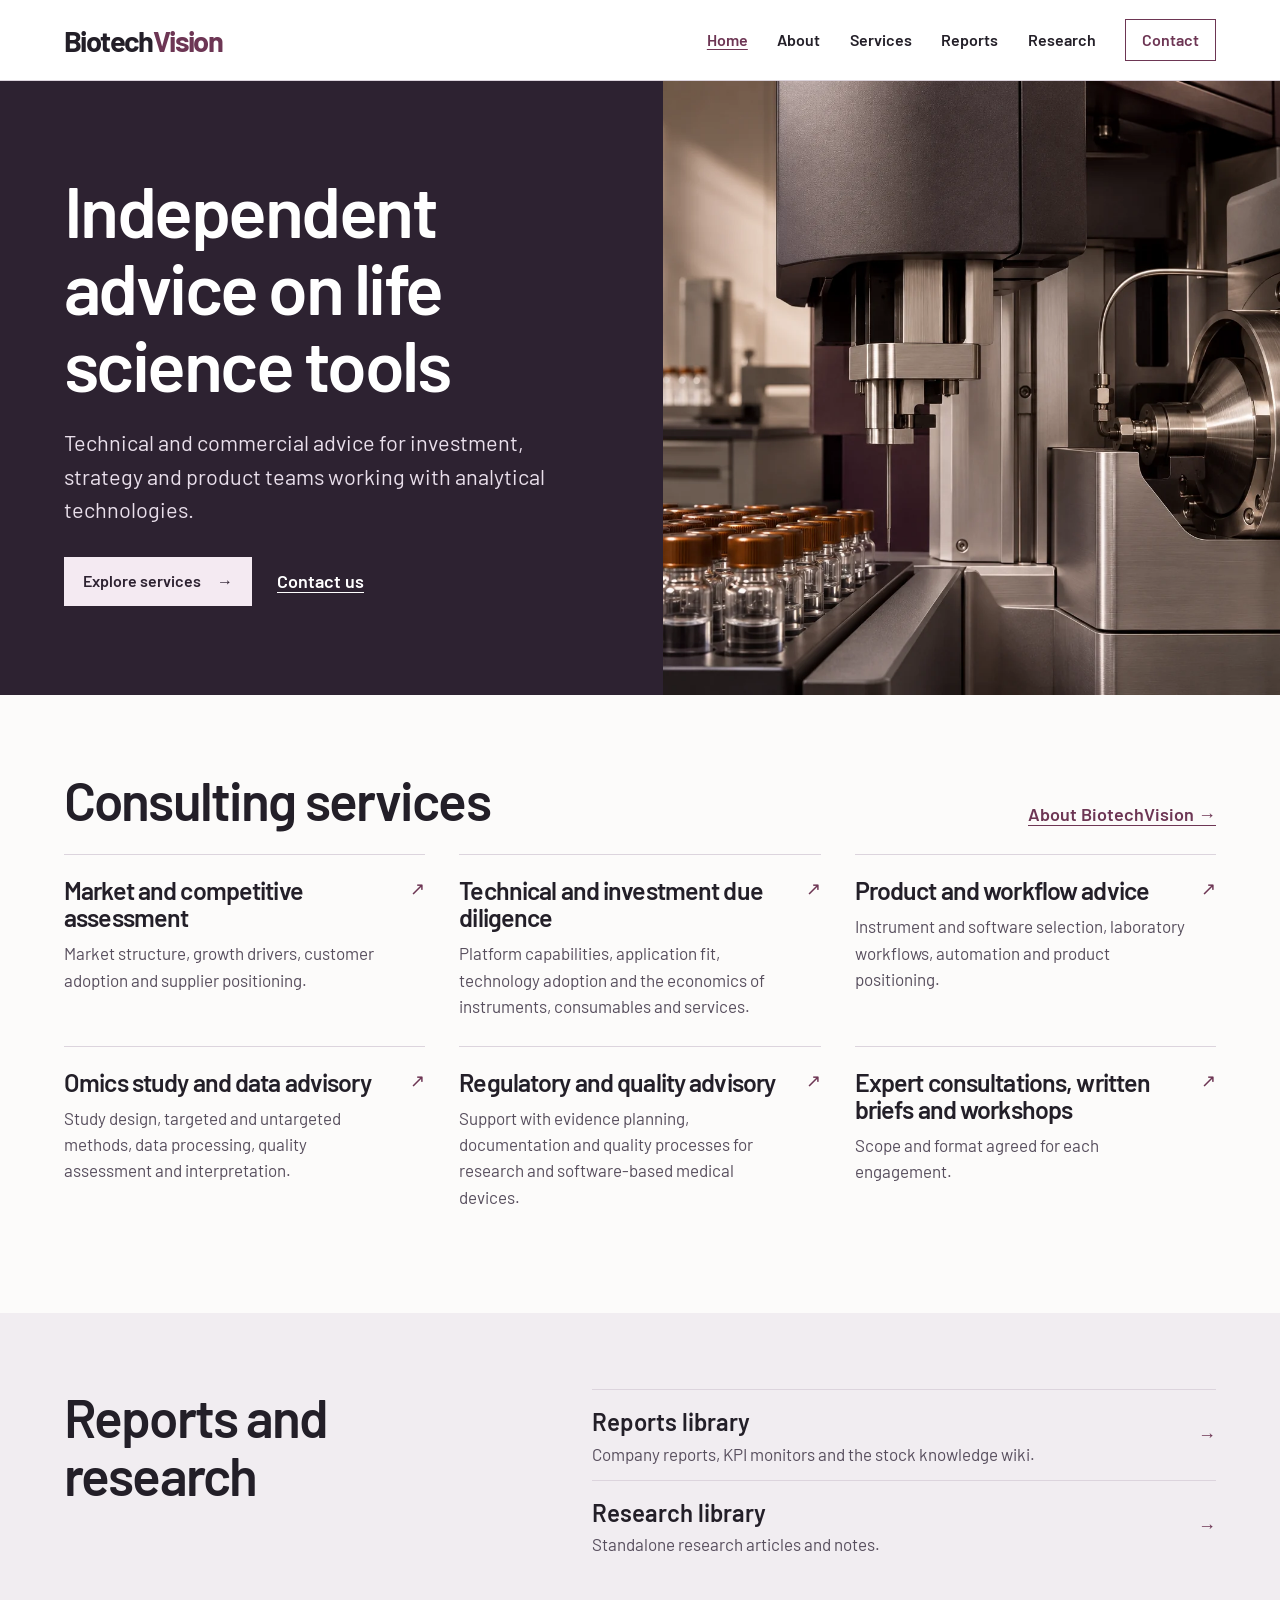
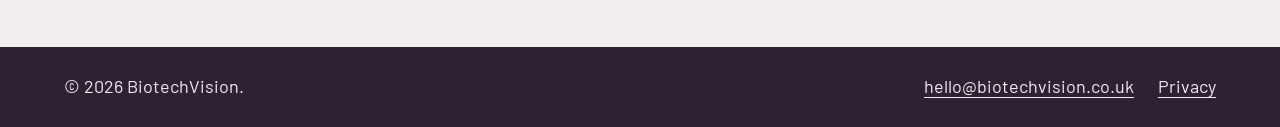
<file: index.html>
<!DOCTYPE html>
<html lang="en-GB">
<head>
  <meta charset="utf-8">
  <meta name="viewport" content="width=device-width, initial-scale=1">
  <title>BiotechVision — independent advice on life science tools and analytical technologies</title>
  <meta name="description" content="Independent technical and commercial advice on life science tools and analytical technologies.">
  <meta name="theme-color" content="#fcfbfa" media="(prefers-color-scheme: light)">
  <meta name="theme-color" content="#2d2231" media="(prefers-color-scheme: dark)">
  <meta name="color-scheme" content="light dark">
  <link rel="canonical" href="https://biotechvision.co.uk/">
  <link rel="icon" href="/assets/brand/biotechvision-icon.svg" type="image/svg+xml">
  <link rel="icon" href="/assets/brand/favicon-32.png" type="image/png" sizes="32x32">
  <link rel="icon" href="/assets/brand/favicon-16.png" type="image/png" sizes="16x16">
  <link rel="shortcut icon" href="/assets/brand/favicon.ico">
  <link rel="apple-touch-icon" href="/assets/brand/apple-touch-icon-180.png" sizes="180x180">
  <link rel="manifest" href="/assets/brand/site.webmanifest">
  <link rel="stylesheet" href="/assets/site.css">
</head>
<body>
  <a class="skip" href="#content">Skip to content</a>
  <header class="site-header">
    <div class="frame">
      <a class="wordmark" href="/">Biotech<span>Vision</span></a>
      <nav aria-label="Primary">
        <a href="/" aria-current="page">Home</a>
        <a href="/about.html">About</a>
        <a href="/services.html">Services</a>
        <a href="/reports/">Reports</a>
        <a href="/research/">Research</a>
        <a href="/contact.html" class="contact-link">Contact</a>
      </nav>
    </div>
  </header>
  <main id="content" tabindex="-1">
    <section class="hero" aria-labelledby="page-title">
      <div class="hero-copy">
        <h1 id="page-title">Independent advice on life science tools</h1>
        <p>Technical and commercial advice for investment, strategy and product teams working with analytical technologies.</p>
        <div class="actions">
          <a class="button" href="/services.html">Explore services <span aria-hidden="true">→</span></a>
          <a class="text-link" href="/contact.html">Contact us</a>
        </div>
      </div>
      <div class="hero-media">
        <img src="/assets/instrumentation.webp" alt="" fetchpriority="high" width="1536" height="1024">
      </div>
    </section>
    <section class="section frame" aria-labelledby="services-title">
      <div class="section-heading">
        <h2 id="services-title">Consulting services</h2>
        <a class="text-link" href="/about.html">About BiotechVision <span aria-hidden="true">→</span></a>
      </div>
      <div class="service-grid">
          <article class="service-tile">
            <a href="/services.html#market-and-competitive-assessment">
              <h3>Market and competitive assessment</h3>
              <p>Market structure, growth drivers, customer adoption and supplier positioning.</p>
              <span class="arrow" aria-hidden="true">↗</span>
            </a>
          </article>
          <article class="service-tile">
            <a href="/services.html#technical-and-investment-due-diligence">
              <h3>Technical and investment due diligence</h3>
              <p>Platform capabilities, application fit, technology adoption and the economics of instruments, consumables and services.</p>
              <span class="arrow" aria-hidden="true">↗</span>
            </a>
          </article>
          <article class="service-tile">
            <a href="/services.html#product-and-workflow-advice">
              <h3>Product and workflow advice</h3>
              <p>Instrument and software selection, laboratory workflows, automation and product positioning.</p>
              <span class="arrow" aria-hidden="true">↗</span>
            </a>
          </article>
          <article class="service-tile">
            <a href="/services.html#omics-study-and-data-advisory">
              <h3>Omics study and data advisory</h3>
              <p>Study design, targeted and untargeted methods, data processing, quality assessment and interpretation.</p>
              <span class="arrow" aria-hidden="true">↗</span>
            </a>
          </article>
          <article class="service-tile">
            <a href="/services.html#regulatory-and-quality-advisory">
              <h3>Regulatory and quality advisory</h3>
              <p>Support with evidence planning, documentation and quality processes for research and software-based medical devices.</p>
              <span class="arrow" aria-hidden="true">↗</span>
            </a>
          </article>
          <article class="service-tile">
            <a href="/services.html#expert-consultations-written-briefs-and-workshops">
              <h3>Expert consultations, written briefs and workshops</h3>
              <p>Scope and format agreed for each engagement.</p>
              <span class="arrow" aria-hidden="true">↗</span>
            </a>
          </article>
      </div>
    </section>
    <section class="publications section" aria-labelledby="publications-title">
      <div class="frame">
        <h2 id="publications-title">Reports and research</h2>
        <div class="publication-links">
          <a href="/reports/">
            <div><strong>Reports library</strong><p>Company reports, KPI monitors and the stock knowledge wiki.</p></div>
            <span class="arrow" aria-hidden="true">→</span>
          </a>
          <a href="/research/">
            <div><strong>Research library</strong><p>Standalone research articles and notes.</p></div>
            <span class="arrow" aria-hidden="true">→</span>
          </a>
        </div>
      </div>
    </section>
  </main>
  <footer class="site-footer">
    <div class="frame">
      <p>© 2026 BiotechVision.</p>
      <div class="footer-links">
        <a href="mailto:hello@biotechvision.co.uk">hello@biotechvision.co.uk</a>
        <a href="/privacy.html">Privacy</a>
      </div>
    </div>
  </footer>
</body>
</html>
</file>
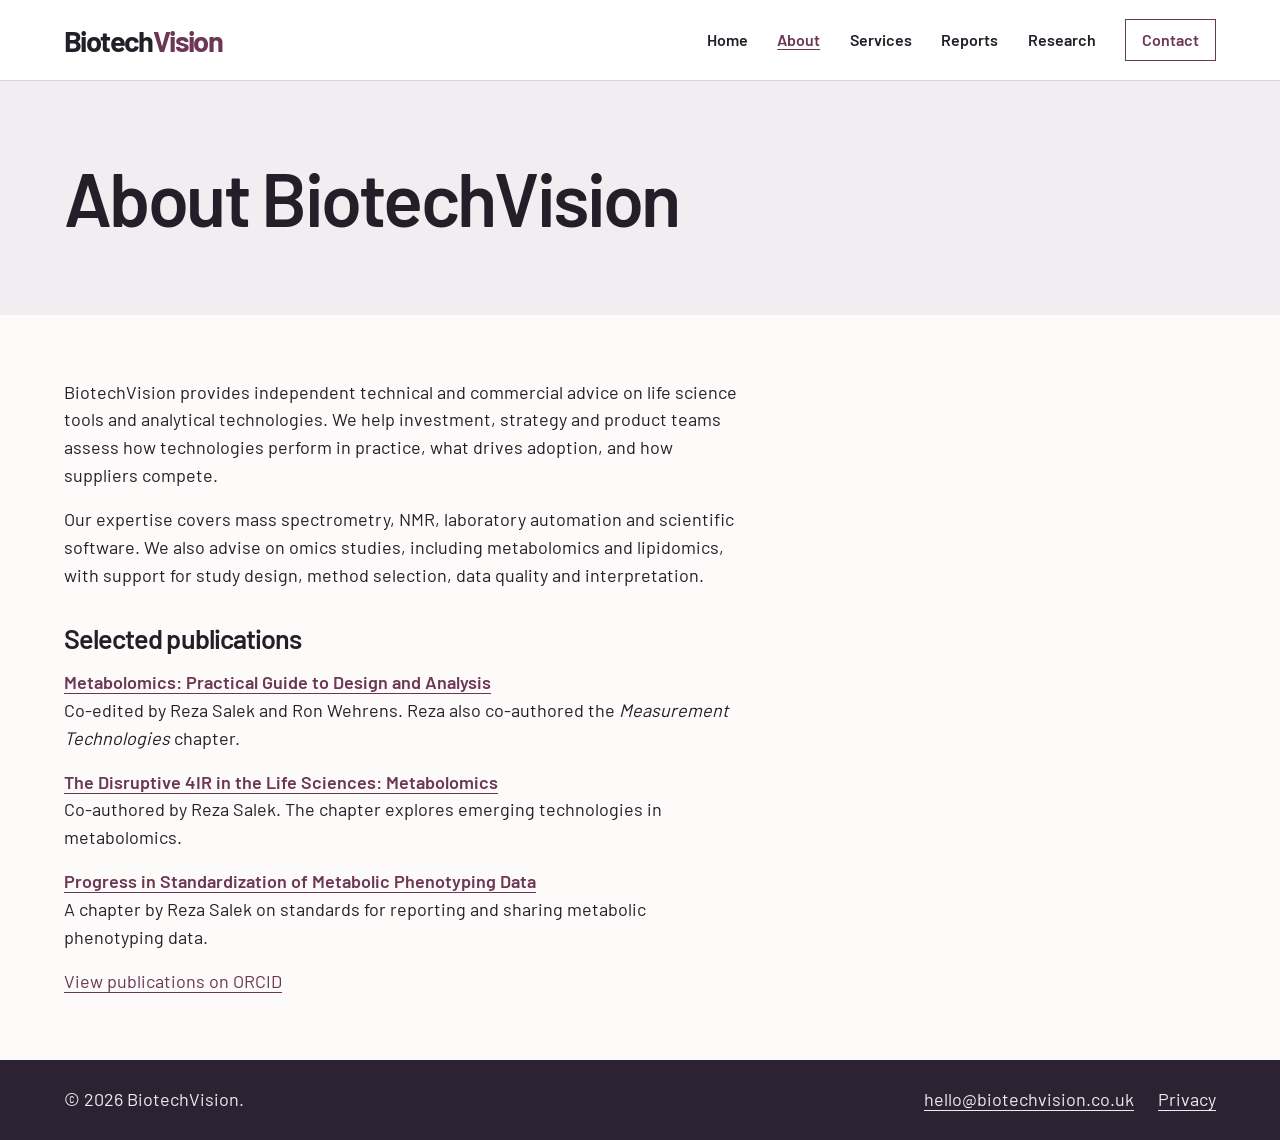
<file: about.html>
<!DOCTYPE html>
<html lang="en-GB">
<head>
  <meta charset="utf-8">
  <meta name="viewport" content="width=device-width, initial-scale=1">
  <title>About — BiotechVision</title>
  <meta name="description" content="Independent technical and commercial advice on life science tools and analytical technologies.">
  <meta name="theme-color" content="#fcfbfa" media="(prefers-color-scheme: light)">
  <meta name="theme-color" content="#2d2231" media="(prefers-color-scheme: dark)">
  <meta name="color-scheme" content="light dark">
  <link rel="canonical" href="https://biotechvision.co.uk/about.html">
  <link rel="icon" href="/assets/brand/biotechvision-icon.svg" type="image/svg+xml">
  <link rel="icon" href="/assets/brand/favicon-32.png" type="image/png" sizes="32x32">
  <link rel="icon" href="/assets/brand/favicon-16.png" type="image/png" sizes="16x16">
  <link rel="shortcut icon" href="/assets/brand/favicon.ico">
  <link rel="apple-touch-icon" href="/assets/brand/apple-touch-icon-180.png" sizes="180x180">
  <link rel="manifest" href="/assets/brand/site.webmanifest">
  <link rel="stylesheet" href="/assets/site.css">
</head>
<body>
  <a class="skip" href="#content">Skip to content</a>
  <header class="site-header">
    <div class="frame">
      <a class="wordmark" href="/">Biotech<span>Vision</span></a>
      <nav aria-label="Primary">
        <a href="/">Home</a>
        <a href="/about.html" aria-current="page">About</a>
        <a href="/services.html">Services</a>
        <a href="/reports/">Reports</a>
        <a href="/research/">Research</a>
        <a href="/contact.html" class="contact-link">Contact</a>
      </nav>
    </div>
  </header>
  <main id="content" tabindex="-1">
    <header class="interior-heading"><div class="frame"><h1>About BiotechVision</h1></div></header>
    <div class="frame interior-content">
      <div class="prose"><p>BiotechVision provides independent technical and commercial advice on life science tools and analytical technologies. We help investment, strategy and product teams assess how technologies perform in practice, what drives adoption, and how suppliers compete.</p>
          <p>Our expertise covers mass spectrometry, NMR, laboratory automation and scientific software. We also advise on omics studies, including metabolomics and lipidomics, with support for study design, method selection, data quality and interpretation.</p>
        <section id="selected-publication" aria-labelledby="publication-heading">
          <h2 id="publication-heading">Selected publications</h2>
          <p><a class="text-link" href="/Metabolomics--Practical--Guide/">Metabolomics: Practical Guide to Design and Analysis</a><br>
            Co-edited by Reza Salek and Ron Wehrens. Reza also co-authored the <em>Measurement Technologies</em> chapter.</p>
          <p><a class="text-link" href="https://link.springer.com/chapter/10.1007/978-3-030-48230-5_10">The Disruptive 4IR in the Life Sciences: Metabolomics</a><br>
            Co-authored by Reza Salek. The chapter explores emerging technologies in metabolomics.</p>
          <p><a class="text-link" href="https://doi.org/10.1016/B978-0-12-812293-8.00012-8">Progress in Standardization of Metabolic Phenotyping Data</a><br>
            A chapter by Reza Salek on standards for reporting and sharing metabolic phenotyping data.</p>
          <p><a href="https://orcid.org/0000-0001-8604-1732">View publications on ORCID</a></p>
        </section>
      </div>
    </div>
  </main>
  <footer class="site-footer">
    <div class="frame">
      <p>© 2026 BiotechVision.</p>
      <div class="footer-links">
        <a href="mailto:hello@biotechvision.co.uk">hello@biotechvision.co.uk</a>
        <a href="/privacy.html">Privacy</a>
      </div>
    </div>
  </footer>
</body>
</html>
</file>
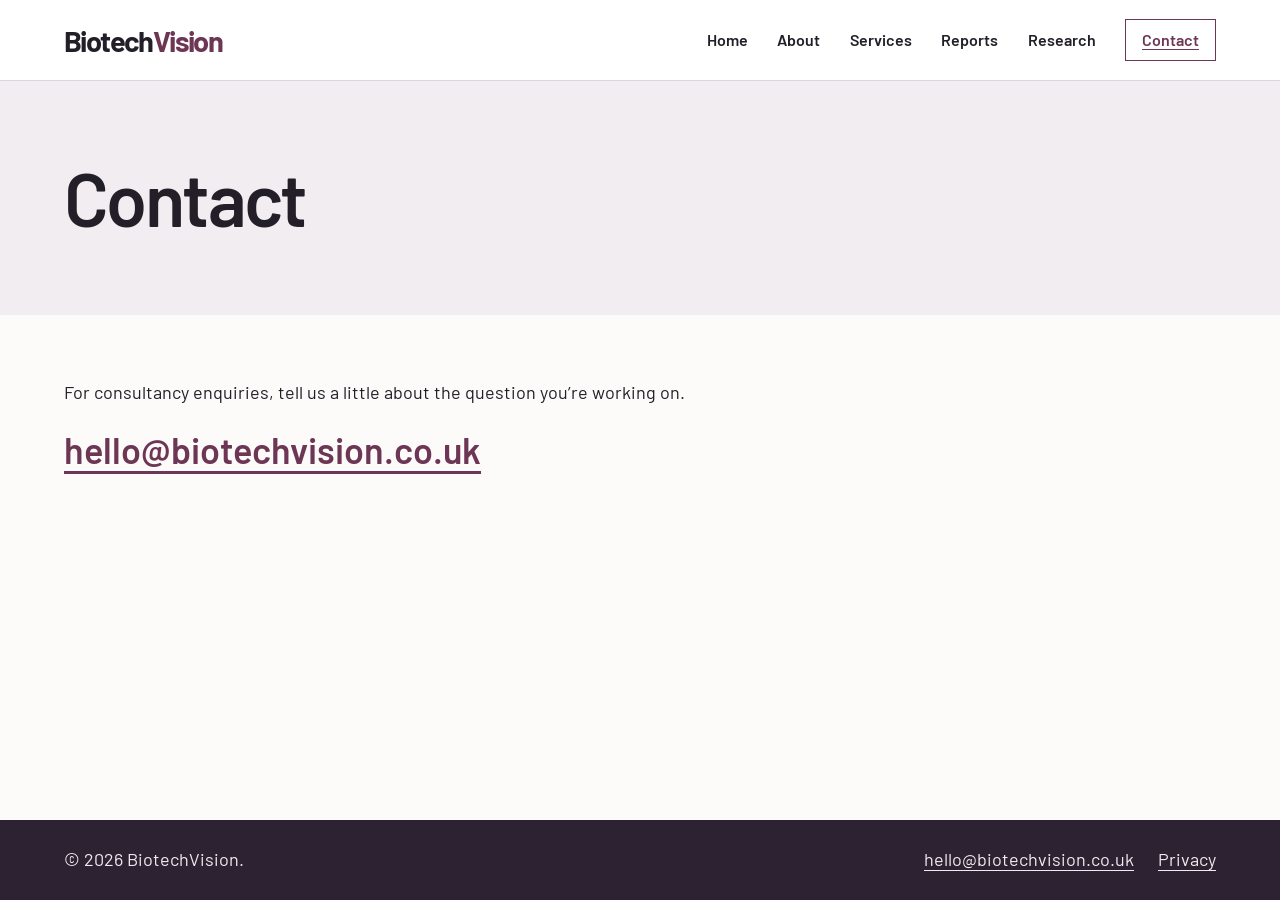
<file: contact.html>
<!DOCTYPE html>
<html lang="en-GB">
<head>
  <meta charset="utf-8">
  <meta name="viewport" content="width=device-width, initial-scale=1">
  <title>Contact — BiotechVision</title>
  <meta name="description" content="Contact BiotechVision at hello@biotechvision.co.uk.">
  <meta name="theme-color" content="#fcfbfa" media="(prefers-color-scheme: light)">
  <meta name="theme-color" content="#2d2231" media="(prefers-color-scheme: dark)">
  <meta name="color-scheme" content="light dark">
  <link rel="canonical" href="https://biotechvision.co.uk/contact.html">
  <link rel="icon" href="/assets/brand/biotechvision-icon.svg" type="image/svg+xml">
  <link rel="icon" href="/assets/brand/favicon-32.png" type="image/png" sizes="32x32">
  <link rel="icon" href="/assets/brand/favicon-16.png" type="image/png" sizes="16x16">
  <link rel="shortcut icon" href="/assets/brand/favicon.ico">
  <link rel="apple-touch-icon" href="/assets/brand/apple-touch-icon-180.png" sizes="180x180">
  <link rel="manifest" href="/assets/brand/site.webmanifest">
  <link rel="stylesheet" href="/assets/site.css">
</head>
<body>
  <a class="skip" href="#content">Skip to content</a>
  <header class="site-header">
    <div class="frame">
      <a class="wordmark" href="/">Biotech<span>Vision</span></a>
      <nav aria-label="Primary">
        <a href="/">Home</a>
        <a href="/about.html">About</a>
        <a href="/services.html">Services</a>
        <a href="/reports/">Reports</a>
        <a href="/research/">Research</a>
        <a href="/contact.html" aria-current="page" class="contact-link">Contact</a>
      </nav>
    </div>
  </header>
  <main id="content" tabindex="-1">
    <header class="interior-heading"><div class="frame"><h1>Contact</h1></div></header>
    <div class="frame interior-content">
      <div class="prose">
        <p>For consultancy enquiries, tell us a little about the question you’re working on.</p>
        <p><a class="email-link" href="mailto:hello@biotechvision.co.uk">hello@biotechvision.co.uk</a></p>
      </div>
    </div>
  </main>
  <footer class="site-footer">
    <div class="frame">
      <p>© 2026 BiotechVision.</p>
      <div class="footer-links">
        <a href="mailto:hello@biotechvision.co.uk">hello@biotechvision.co.uk</a>
        <a href="/privacy.html">Privacy</a>
      </div>
    </div>
  </footer>
</body>
</html>
</file>
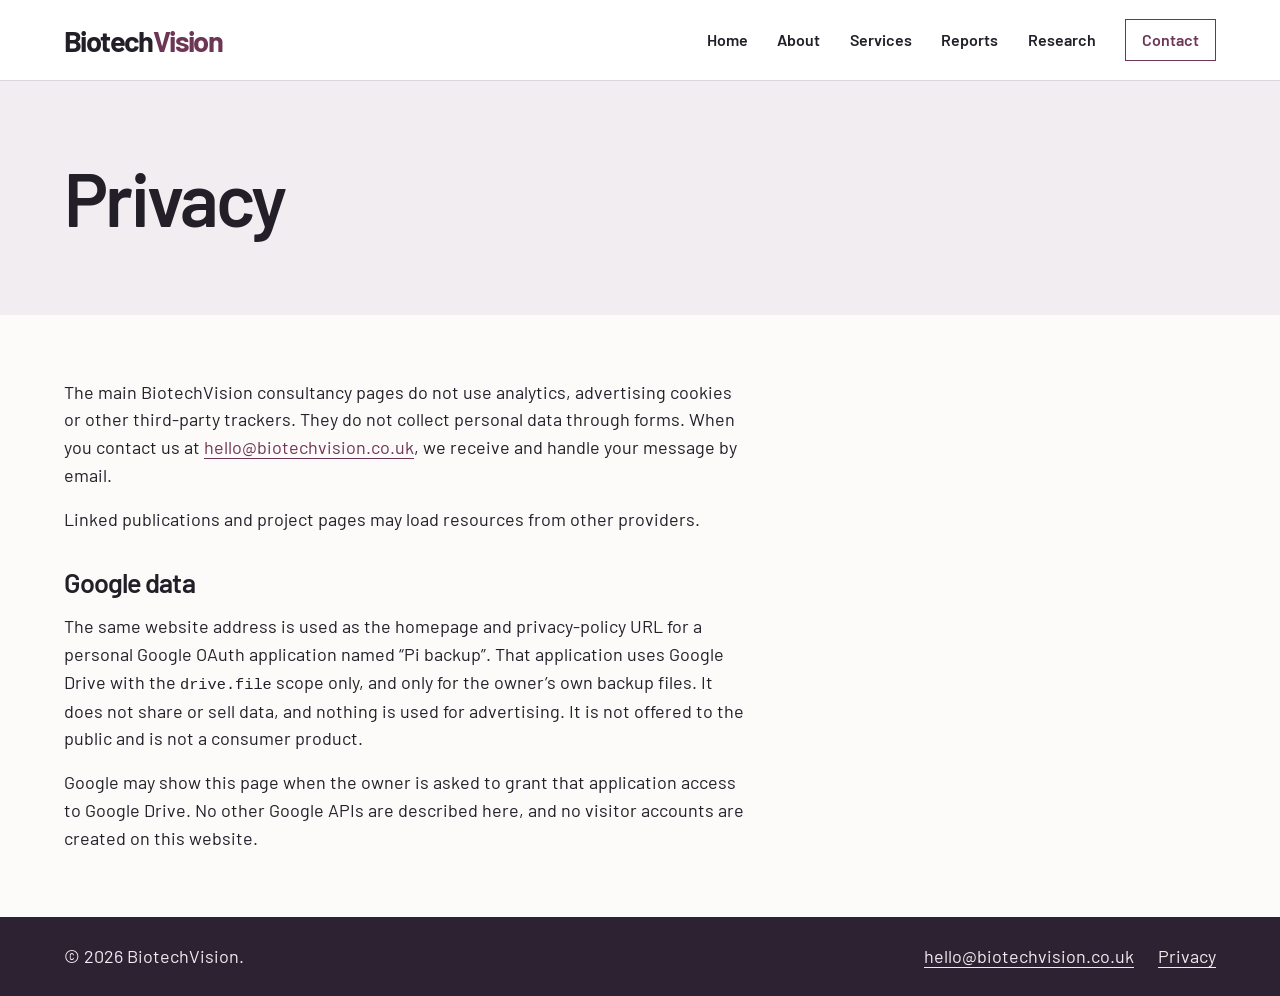
<file: privacy.html>
<!DOCTYPE html>
<html lang="en-GB">
<head>
  <meta charset="utf-8">
  <meta name="viewport" content="width=device-width, initial-scale=1">
  <title>Privacy — BiotechVision</title>
  <meta name="description" content="Privacy notice for the BiotechVision website and for the Google OAuth application Pi backup.">
  <meta name="theme-color" content="#fcfbfa" media="(prefers-color-scheme: light)">
  <meta name="theme-color" content="#2d2231" media="(prefers-color-scheme: dark)">
  <meta name="color-scheme" content="light dark">
  <link rel="canonical" href="https://biotechvision.co.uk/privacy.html">
  <link rel="icon" href="/assets/brand/biotechvision-icon.svg" type="image/svg+xml">
  <link rel="icon" href="/assets/brand/favicon-32.png" type="image/png" sizes="32x32">
  <link rel="icon" href="/assets/brand/favicon-16.png" type="image/png" sizes="16x16">
  <link rel="shortcut icon" href="/assets/brand/favicon.ico">
  <link rel="apple-touch-icon" href="/assets/brand/apple-touch-icon-180.png" sizes="180x180">
  <link rel="manifest" href="/assets/brand/site.webmanifest">
  <link rel="stylesheet" href="/assets/site.css">
</head>
<body>
  <a class="skip" href="#content">Skip to content</a>
  <header class="site-header">
    <div class="frame">
      <a class="wordmark" href="/">Biotech<span>Vision</span></a>
      <nav aria-label="Primary">
        <a href="/">Home</a>
        <a href="/about.html">About</a>
        <a href="/services.html">Services</a>
        <a href="/reports/">Reports</a>
        <a href="/research/">Research</a>
        <a href="/contact.html" class="contact-link">Contact</a>
      </nav>
    </div>
  </header>
  <main id="content" tabindex="-1">
    <header class="interior-heading"><div class="frame"><h1>Privacy</h1></div></header>
    <div class="frame interior-content">
      <div class="prose"><p>The main BiotechVision consultancy pages do not use analytics, advertising cookies or other third-party trackers. They do not collect personal data through forms. When you contact us at <a href="mailto:hello@biotechvision.co.uk">hello@biotechvision.co.uk</a>, we receive and handle your message by email.</p>
          <p>Linked publications and project pages may load resources from other providers.</p>
          <h2>Google data</h2>
          <p>The same website address is used as the homepage and privacy-policy URL for a personal Google OAuth application named “Pi backup”. That application uses Google Drive with the <code>drive.file</code> scope only, and only for the owner’s own backup files. It does not share or sell data, and nothing is used for advertising. It is not offered to the public and is not a consumer product.</p>
          <p>Google may show this page when the owner is asked to grant that application access to Google Drive. No other Google APIs are described here, and no visitor accounts are created on this website.</p></div>
    </div>
  </main>
  <footer class="site-footer">
    <div class="frame">
      <p>© 2026 BiotechVision.</p>
      <div class="footer-links">
        <a href="mailto:hello@biotechvision.co.uk">hello@biotechvision.co.uk</a>
        <a href="/privacy.html">Privacy</a>
      </div>
    </div>
  </footer>
</body>
</html>
</file>
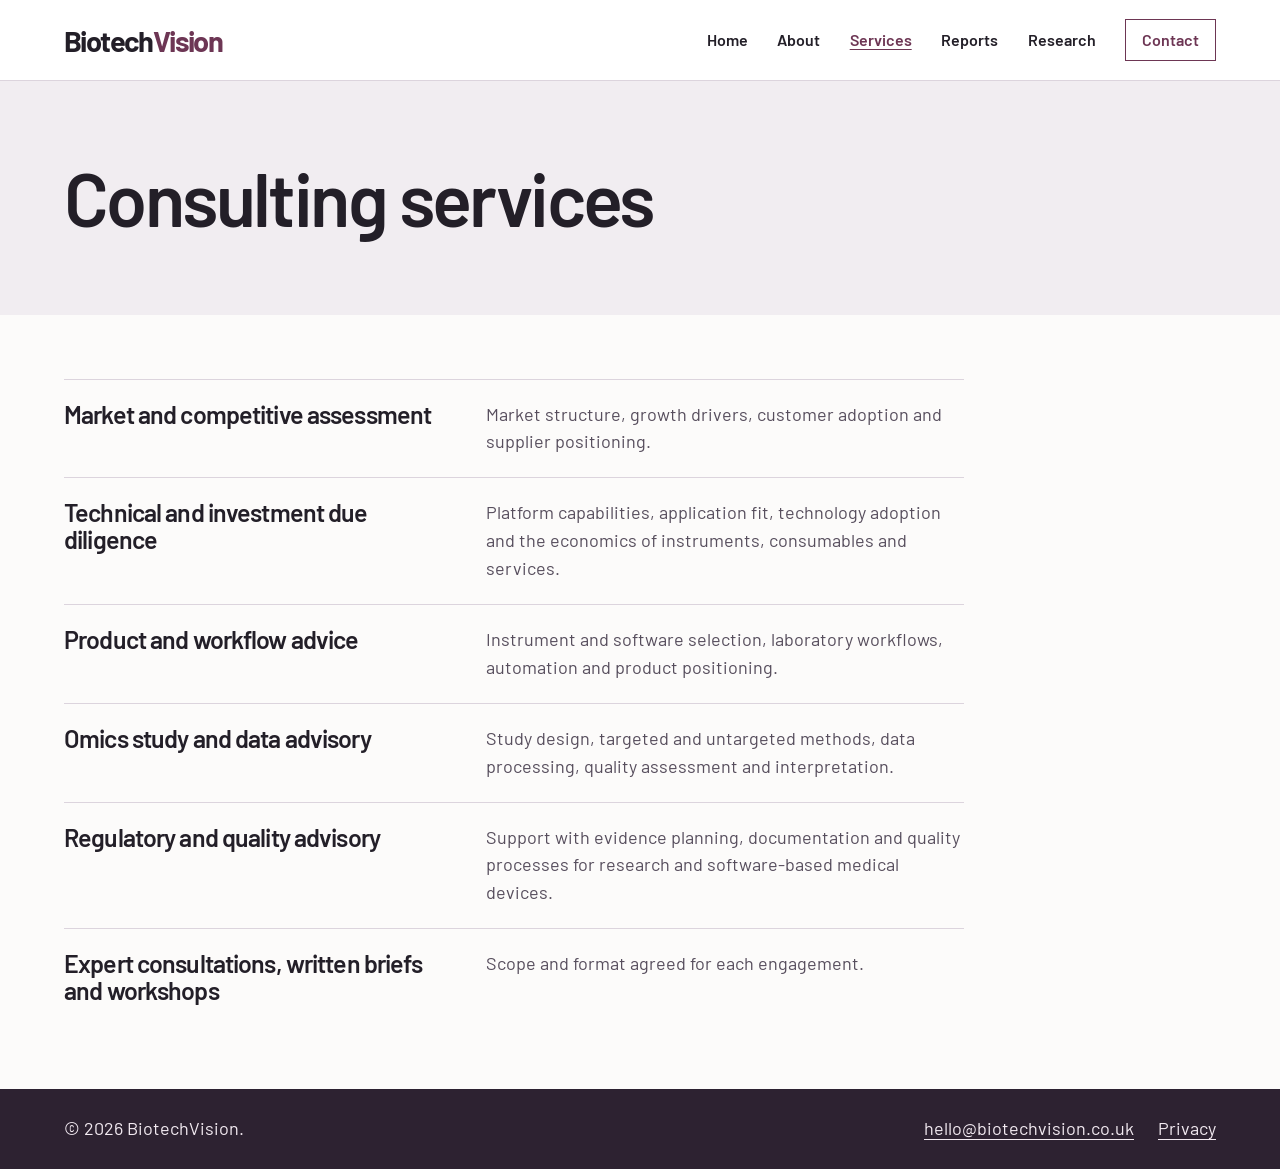
<file: services.html>
<!DOCTYPE html>
<html lang="en-GB">
<head>
  <meta charset="utf-8">
  <meta name="viewport" content="width=device-width, initial-scale=1">
  <title>Services — BiotechVision</title>
  <meta name="description" content="Market assessment, due diligence, product and workflow advice, omics study advisory, and regulatory and quality support.">
  <meta name="theme-color" content="#fcfbfa" media="(prefers-color-scheme: light)">
  <meta name="theme-color" content="#2d2231" media="(prefers-color-scheme: dark)">
  <meta name="color-scheme" content="light dark">
  <link rel="canonical" href="https://biotechvision.co.uk/services.html">
  <link rel="icon" href="/assets/brand/biotechvision-icon.svg" type="image/svg+xml">
  <link rel="icon" href="/assets/brand/favicon-32.png" type="image/png" sizes="32x32">
  <link rel="icon" href="/assets/brand/favicon-16.png" type="image/png" sizes="16x16">
  <link rel="shortcut icon" href="/assets/brand/favicon.ico">
  <link rel="apple-touch-icon" href="/assets/brand/apple-touch-icon-180.png" sizes="180x180">
  <link rel="manifest" href="/assets/brand/site.webmanifest">
  <link rel="stylesheet" href="/assets/site.css">
</head>
<body>
  <a class="skip" href="#content">Skip to content</a>
  <header class="site-header">
    <div class="frame">
      <a class="wordmark" href="/">Biotech<span>Vision</span></a>
      <nav aria-label="Primary">
        <a href="/">Home</a>
        <a href="/about.html">About</a>
        <a href="/services.html" aria-current="page">Services</a>
        <a href="/reports/">Reports</a>
        <a href="/research/">Research</a>
        <a href="/contact.html" class="contact-link">Contact</a>
      </nav>
    </div>
  </header>
  <main id="content" tabindex="-1">
    <header class="interior-heading"><div class="frame"><h1>Consulting services</h1></div></header>
    <div class="frame interior-content">
      <div class="service-detail">
        <article id="market-and-competitive-assessment">
          <h2>Market and competitive assessment</h2>
          <p>Market structure, growth drivers, customer adoption and supplier positioning.</p>
        </article>
        <article id="technical-and-investment-due-diligence">
          <h2>Technical and investment due diligence</h2>
          <p>Platform capabilities, application fit, technology adoption and the economics of instruments, consumables and services.</p>
        </article>
        <article id="product-and-workflow-advice">
          <h2>Product and workflow advice</h2>
          <p>Instrument and software selection, laboratory workflows, automation and product positioning.</p>
        </article>
        <article id="omics-study-and-data-advisory">
          <h2>Omics study and data advisory</h2>
          <p>Study design, targeted and untargeted methods, data processing, quality assessment and interpretation.</p>
        </article>
        <article id="regulatory-and-quality-advisory">
          <h2>Regulatory and quality advisory</h2>
          <p>Support with evidence planning, documentation and quality processes for research and software-based medical devices.</p>
        </article>
        <article id="expert-consultations-written-briefs-and-workshops">
          <h2>Expert consultations, written briefs and workshops</h2>
          <p>Scope and format agreed for each engagement.</p>
        </article>
      </div>
    </div>
  </main>
  <footer class="site-footer">
    <div class="frame">
      <p>© 2026 BiotechVision.</p>
      <div class="footer-links">
        <a href="mailto:hello@biotechvision.co.uk">hello@biotechvision.co.uk</a>
        <a href="/privacy.html">Privacy</a>
      </div>
    </div>
  </footer>
</body>
</html>
</file>
<file: assets/site.css>
@font-face {
  font-family: Barlow;
  src: url("fonts/barlow-regular.woff2") format("woff2");
  font-weight: 400;
  font-display: swap;
}
@font-face {
  font-family: Barlow;
  src: url("fonts/barlow-semibold.woff2") format("woff2");
  font-weight: 600;
  font-display: swap;
}
@font-face {
  font-family: Barlow;
  src: url("fonts/barlow-bold.woff2") format("woff2");
  font-weight: 700;
  font-display: swap;
}

:root {
  color-scheme: light;
  --ink: #231f28;
  --muted: #574e5d;
  --paper: #fcfbfa;
  --soft: #f1edf1;
  --line: #dcd4dd;
  --accent: #6d3654;
  --deep: #2d2231;
  --page: 1240px;
  --gutter: clamp(20px, 5vw, 72px);
  font-family: Barlow, "Avenir Next", sans-serif;
}
* { box-sizing: border-box; }
body {
  margin: 0;
  background: var(--paper);
  color: var(--ink);
  font-size: 18px;
  line-height: 1.55;
  min-height: 100vh;
  display: flex;
  flex-direction: column;
}
main { flex: 1; }
a { color: var(--accent); text-underline-offset: .2em; }
a:hover { text-decoration-thickness: 2px; }
:focus-visible { outline: 2px solid #ae6287; outline-offset: 5px; }
.skip {
  position: fixed;
  z-index: 2;
  inset: 12px auto auto 12px;
  padding: .5rem 1rem;
  background: white;
  transform: translateY(-200%);
}
.skip:focus { transform: translateY(0); }
.frame { width: min(var(--page), 100% - var(--gutter) * 2); margin-inline: auto; }
.site-header { border-bottom: 1px solid var(--line); background: #fff; }
.site-header .frame {
  min-height: 80px;
  display: flex;
  justify-content: space-between;
  align-items: center;
  gap: 20px;
}
.wordmark { color: var(--ink); font-size: 29px; font-weight: 700; letter-spacing: -.055em; text-decoration: none; line-height: 1; }
.wordmark span { color: var(--accent); }
.site-header nav { display: flex; flex-wrap: wrap; align-items: center; gap: 7px clamp(12px, 2.3vw, 32px); }
.site-header nav a {
  color: var(--ink);
  font-weight: 600;
  font-size: 16px;
  text-decoration: none;
  padding-block: 8px;
}
.site-header nav a:is(:hover, [aria-current]) { color: var(--accent); text-decoration: underline; }
.site-header nav .contact-link { border: 1px solid var(--accent); padding-inline: 16px; color: var(--accent); }

h1, h2, h3 { line-height: 1.08; letter-spacing: -.035em; margin: 0; }
h1 { font-size: clamp(44px, 6vw, 88px); font-weight: 600; }
h2 { font-size: clamp(31px, 4.3vw, 53px); font-weight: 600; }
h3 { font-size: 25px; font-weight: 600; }
p { margin: 0; }
.hero {
  background: var(--deep);
  color: white;
  display: grid;
  grid-template-columns: 1fr minmax(0, .93fr);
}
.hero-copy {
  padding: clamp(48px, 7vw, 104px) clamp(24px, 5vw, 76px) clamp(48px, 7vw, 104px)
    max(var(--gutter), calc((100vw - var(--page)) / 2));
  align-self: center;
}
.hero h1 { font-size: clamp(46px, 5.6vw, 84px); max-width: 13ch; }
.hero p { margin-top: 23px; color: #e9dfeb; max-width: 41ch; font-size: clamp(19px, 1.7vw, 24px); }
.hero-media { min-width: 0; min-height: 100%; position: relative; }
.hero-media img { width: 100%; height: 100%; object-fit: cover; object-position: 57% 50%; position: absolute; inset: 0; display: block; }
.actions { display: flex; flex-wrap: wrap; align-items: center; gap: 18px 25px; margin-top: 30px; }
.button {
  display: inline-flex;
  align-items: center;
  gap: 16px;
  background: var(--accent);
  color: #fff;
  padding: 12px 19px;
  font-size: 16px;
  font-weight: 600;
  text-decoration: none;
}
.button:hover { background: var(--deep); }
.hero .button { color: var(--deep); background: #f4eaf2; }
.hero .button:hover { background: white; }
.hero .text-link { color: white; }

.section { padding-block: clamp(48px, 6vw, 86px); }
.section-heading { display: flex; justify-content: space-between; align-items: baseline; gap: 14px 24px; flex-wrap: wrap; margin-bottom: 25px; }
.text-link { font-weight: 600; }
.service-grid { display: grid; grid-template-columns: repeat(3, minmax(0, 1fr)); gap: 0 34px; }
.service-tile { border-top: 1px solid var(--line); }
.service-tile a { position: relative; min-height: 100%; display: block; padding: 22px 28px 26px 0; text-decoration: none; color: var(--ink); }
.service-tile a:hover h3 { text-decoration: underline; text-decoration-thickness: 1px; text-underline-offset: .15em; }
.service-tile .arrow { position: absolute; top: 20px; right: 0; color: var(--accent); }
.service-tile p { margin-top: 9px; color: var(--muted); font-size: 17px; }
.publications { background: var(--soft); }
.publications .frame { display: grid; grid-template-columns: 1fr 1.35fr; gap: 28px 65px; }
.publications h2 { max-width: 13ch; }
.publication-links { display: grid; }
.publication-links a { display: grid; grid-template-columns: 1fr auto; padding: 13px 0; border-block-start: 1px solid var(--line); text-decoration: none; color: var(--ink); }
.publication-links a:hover strong { text-decoration: underline; text-underline-offset: .2em; }
.publication-links strong { font-size: 24px; font-weight: 600; }
.publication-links p { color: var(--muted); font-size: 17px; }
.publication-links .arrow { grid-column: 2; grid-row: 1; color: var(--accent); align-self: center; }

.interior-heading { background: var(--soft); padding-block: clamp(38px, 6vw, 78px); }
.interior-heading h1 { font-size: clamp(44px, 6vw, 74px); }
.interior-content { padding-block: clamp(28px, 5vw, 65px); }
.prose { max-width: 68ch; }
.prose p + p, .prose h2 + p { margin-top: 16px; }
.prose h2 { margin-top: 34px; font-size: 27px; }
.prose code { font-size: .85em; }
.service-detail { max-width: 900px; }
.service-detail article { display: grid; grid-template-columns: minmax(0, 1fr) minmax(0, 1.25fr); gap: 8px 40px; padding-block: 21px; border-top: 1px solid var(--line); scroll-margin-top: 20px; }
.service-detail article:target h2 { color: var(--accent); }
.service-detail h2 { font-size: 25px; }
.service-detail p { color: var(--muted); }
.email-link { font-size: clamp(22px, 4vw, 36px); font-weight: 600; overflow-wrap: anywhere; }
.site-footer { background: var(--deep); color: #f2eaf1; }
.site-footer .frame { display: flex; justify-content: space-between; flex-wrap: wrap; padding-block: 26px; gap: 10px 24px; }
.site-footer a { color: inherit; }
.footer-links { display: flex; flex-wrap: wrap; gap: 8px 24px; }

@media (max-width: 850px) {
  .service-grid { grid-template-columns: repeat(2, minmax(0, 1fr)); }
}
@media (max-width: 650px) {
  .site-header .frame { align-items: flex-start; flex-direction: column; gap: 7px; padding-block: 15px 8px; }
  .site-header nav { column-gap: 11px; }
  .site-header nav a { font-size: 14px; }
  .site-header nav .contact-link { padding-inline: 0; border: 0; }
  .hero { grid-template-columns: 1fr; }
  .hero-copy { padding: 40px var(--gutter) 34px; }
  .hero-media { min-height: 0; aspect-ratio: 1.85; }
  .publications .frame, .service-detail article { grid-template-columns: 1fr; }
}
@media (max-width: 460px) {
  .service-grid { grid-template-columns: 1fr; }
  .service-tile a { padding-block: 17px 20px; }
}

@media (prefers-color-scheme: dark) {
  :root {
    color-scheme: dark;
    --ink: #f5eef5;
    --muted: #ded1df;
    --paper: #201b24;
    --soft: #312637;
    --line: #56475a;
    --accent: #eab8d3;
  }
  .site-header, .skip { background: #2a222e; }
  .button { color: var(--deep); }
  .button:hover { background: #fff; }
}

.error-page {
  display: grid;
  grid-template-columns: minmax(0, 1.1fr) minmax(0, .9fr);
  align-items: center;
  gap: clamp(24px, 6vw, 88px);
  padding-block: clamp(40px, 9vw, 128px);
}
.error-copy h1 { font-size: clamp(44px, 6.1vw, 87px); }
.error-code { color: var(--accent); font-weight: 600; margin-bottom: 14px; }
.error-copy h1 + p { color: var(--muted); font-size: clamp(18px, 2vw, 23px); margin-top: 18px; }
.error-sample {
  background: var(--deep);
  color: #f4eaf2;
  padding: clamp(22px, 5vw, 56px);
  min-width: 0;
}
.error-sample-name {
  display: flex;
  align-items: baseline;
  justify-content: center;
  font-size: clamp(30px, 4.2vw, 58px);
  line-height: 1.25;
  letter-spacing: -.065em;
  font-weight: 700;
}
.error-sample-name span:last-child {
  border-inline-start: 1px dashed currentColor;
  padding-inline-start: .12em;
  margin-inline-start: .09em;
  transform: translateY(.16em) rotate(-5deg);
  color: #eab8d3;
}
.error-sample p {
  border-top: 1px solid #8b778b;
  margin-top: 25px;
  padding-top: 12px;
  font-family: ui-monospace, monospace;
  font-size: 13px;
}
@media (max-width: 720px) {
  .error-page { grid-template-columns: 1fr; }
}
</file>
